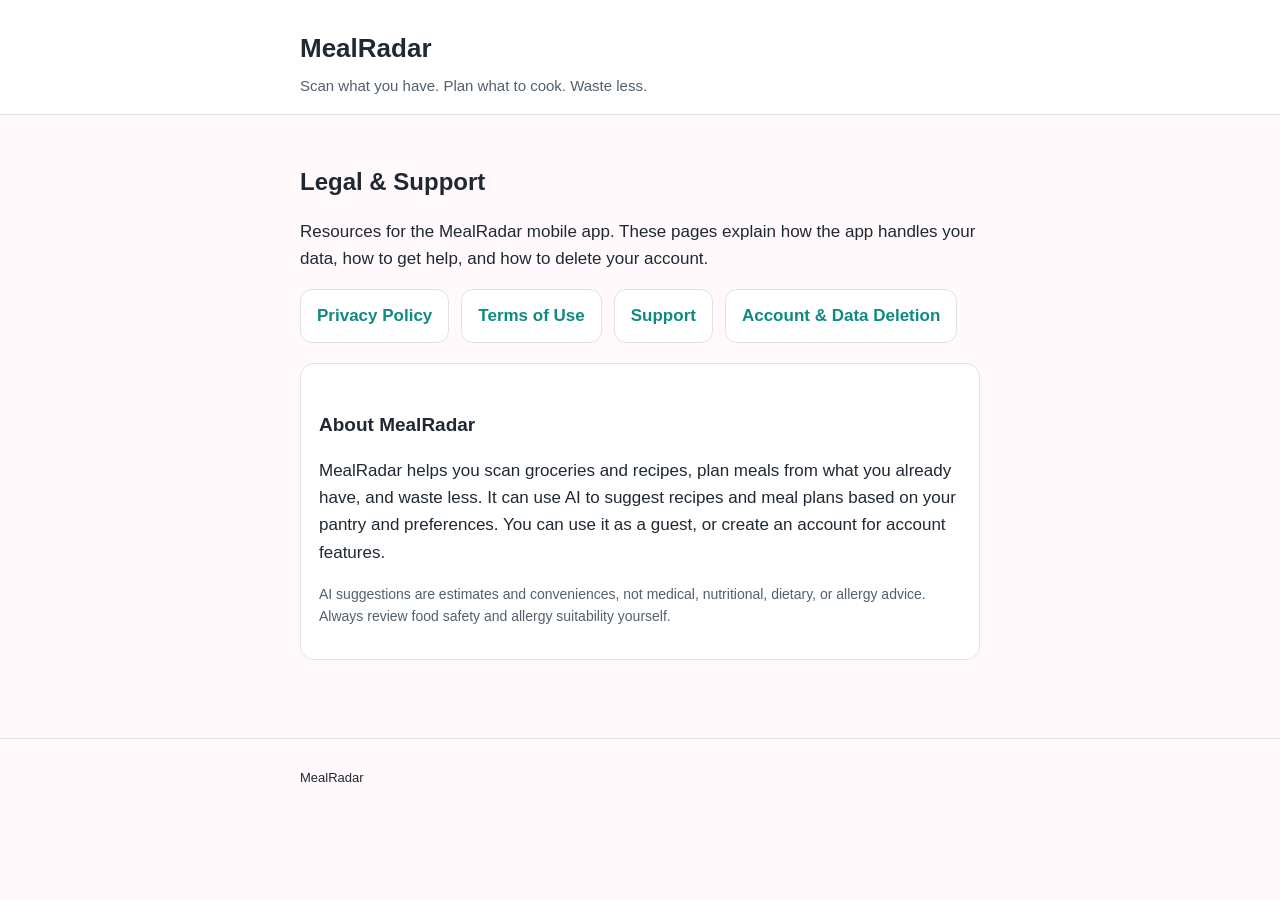
<file: index.html>
<!DOCTYPE html>
<html lang="en">
<head>
  <meta charset="utf-8" />
  <meta name="viewport" content="width=device-width, initial-scale=1" />
  <title>MealRadar — Legal &amp; Support</title>
  <meta name="description" content="Privacy, support, and account deletion resources for the MealRadar app." />
  <link rel="stylesheet" href="styles.css" />
</head>
<body>
  <header class="site">
    <div class="wrap">
      <p class="brand">MealRadar</p>
      <p class="tagline">Scan what you have. Plan what to cook. Waste less.</p>
    </div>
  </header>

  <main class="wrap">
    <h1>Legal &amp; Support</h1>
    <p>Resources for the MealRadar mobile app. These pages explain how the app
      handles your data, how to get help, and how to delete your account.</p>

    <ul class="nav-links">
      <li><a href="privacy.html">Privacy Policy</a></li>
      <li><a href="terms.html">Terms of Use</a></li>
      <li><a href="support.html">Support</a></li>
      <li><a href="delete-account.html">Account &amp; Data Deletion</a></li>
    </ul>

    <div class="card">
      <h2>About MealRadar</h2>
      <p>MealRadar helps you scan groceries and recipes, plan meals from what you
        already have, and waste less. It can use AI to suggest recipes and meal
        plans based on your pantry and preferences. You can use it as a guest, or
        create an account for account features.</p>
      <p class="small muted">AI suggestions are estimates and conveniences, not
        medical, nutritional, dietary, or allergy advice. Always review food
        safety and allergy suitability yourself.</p>
    </div>
  </main>

  <footer class="site">
    <div class="wrap">
      <p>MealRadar</p>
    </div>
  </footer>
</body>
</html>
</file>
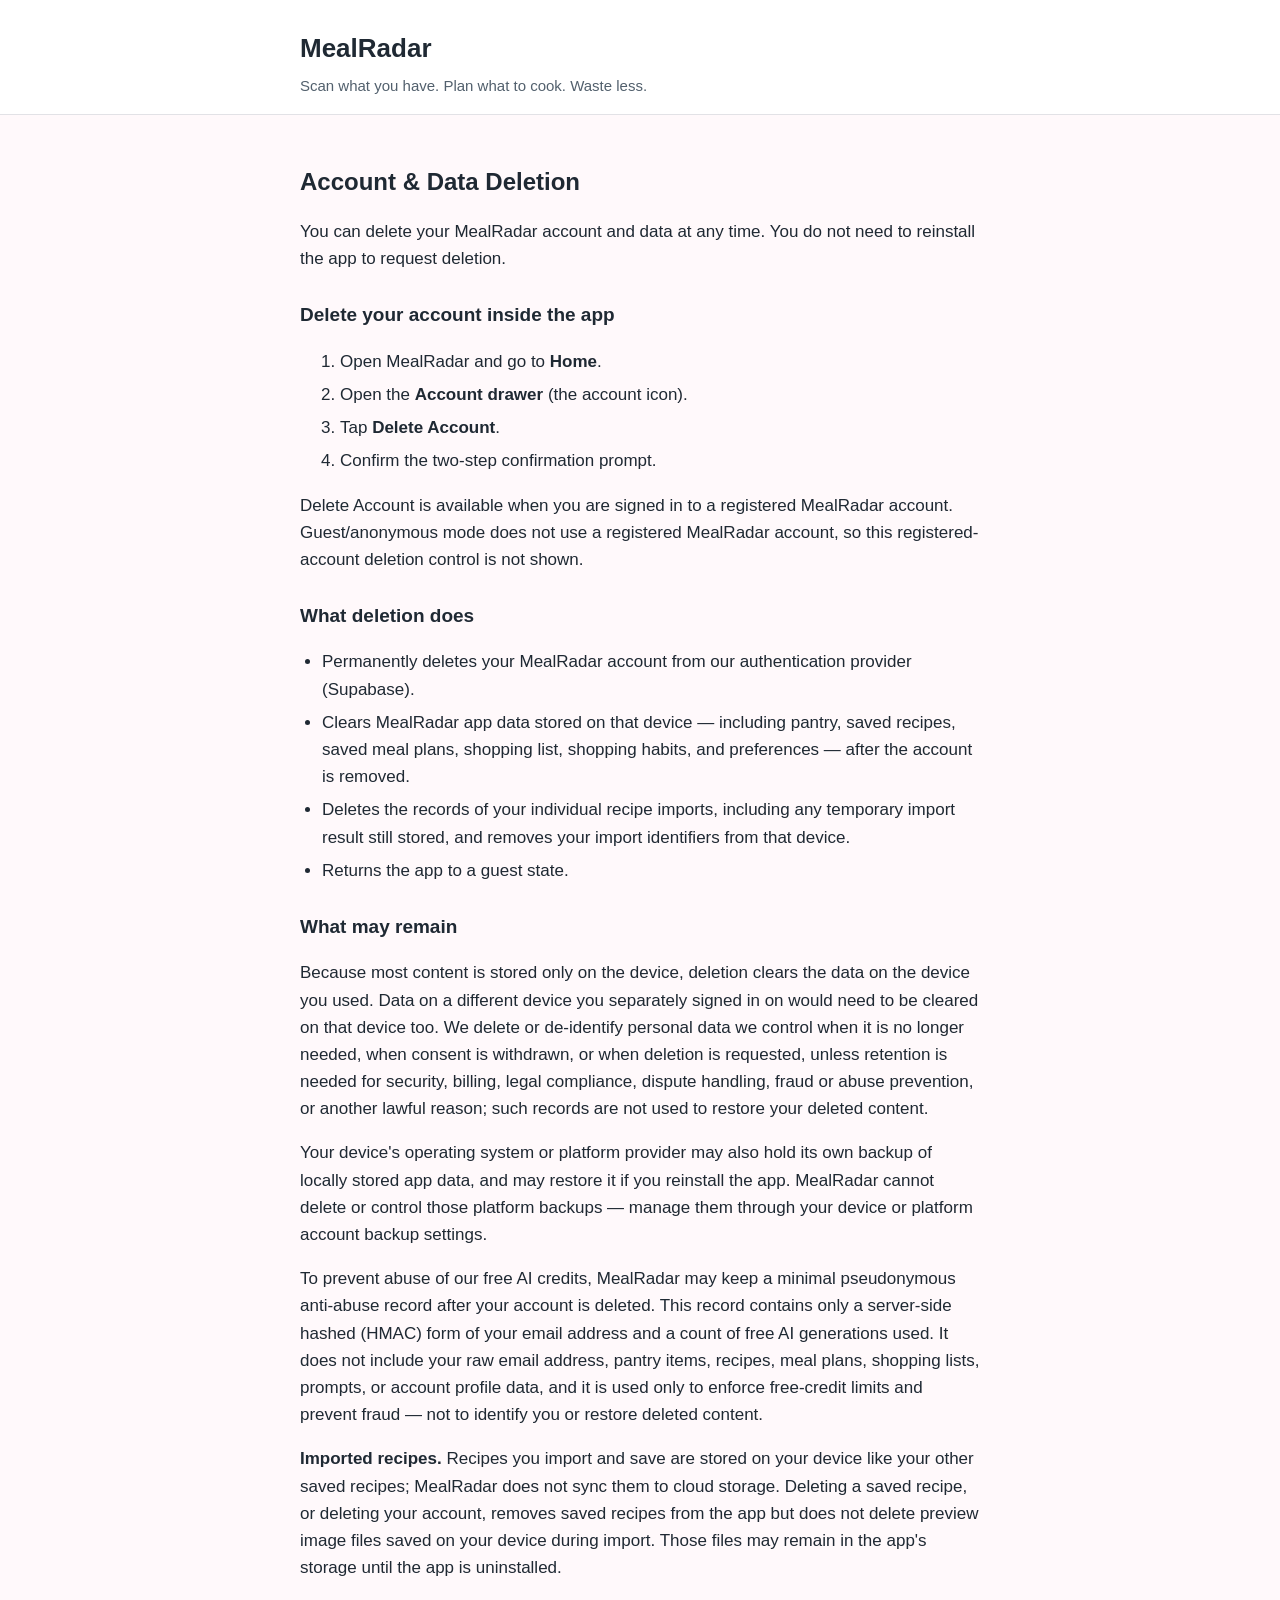
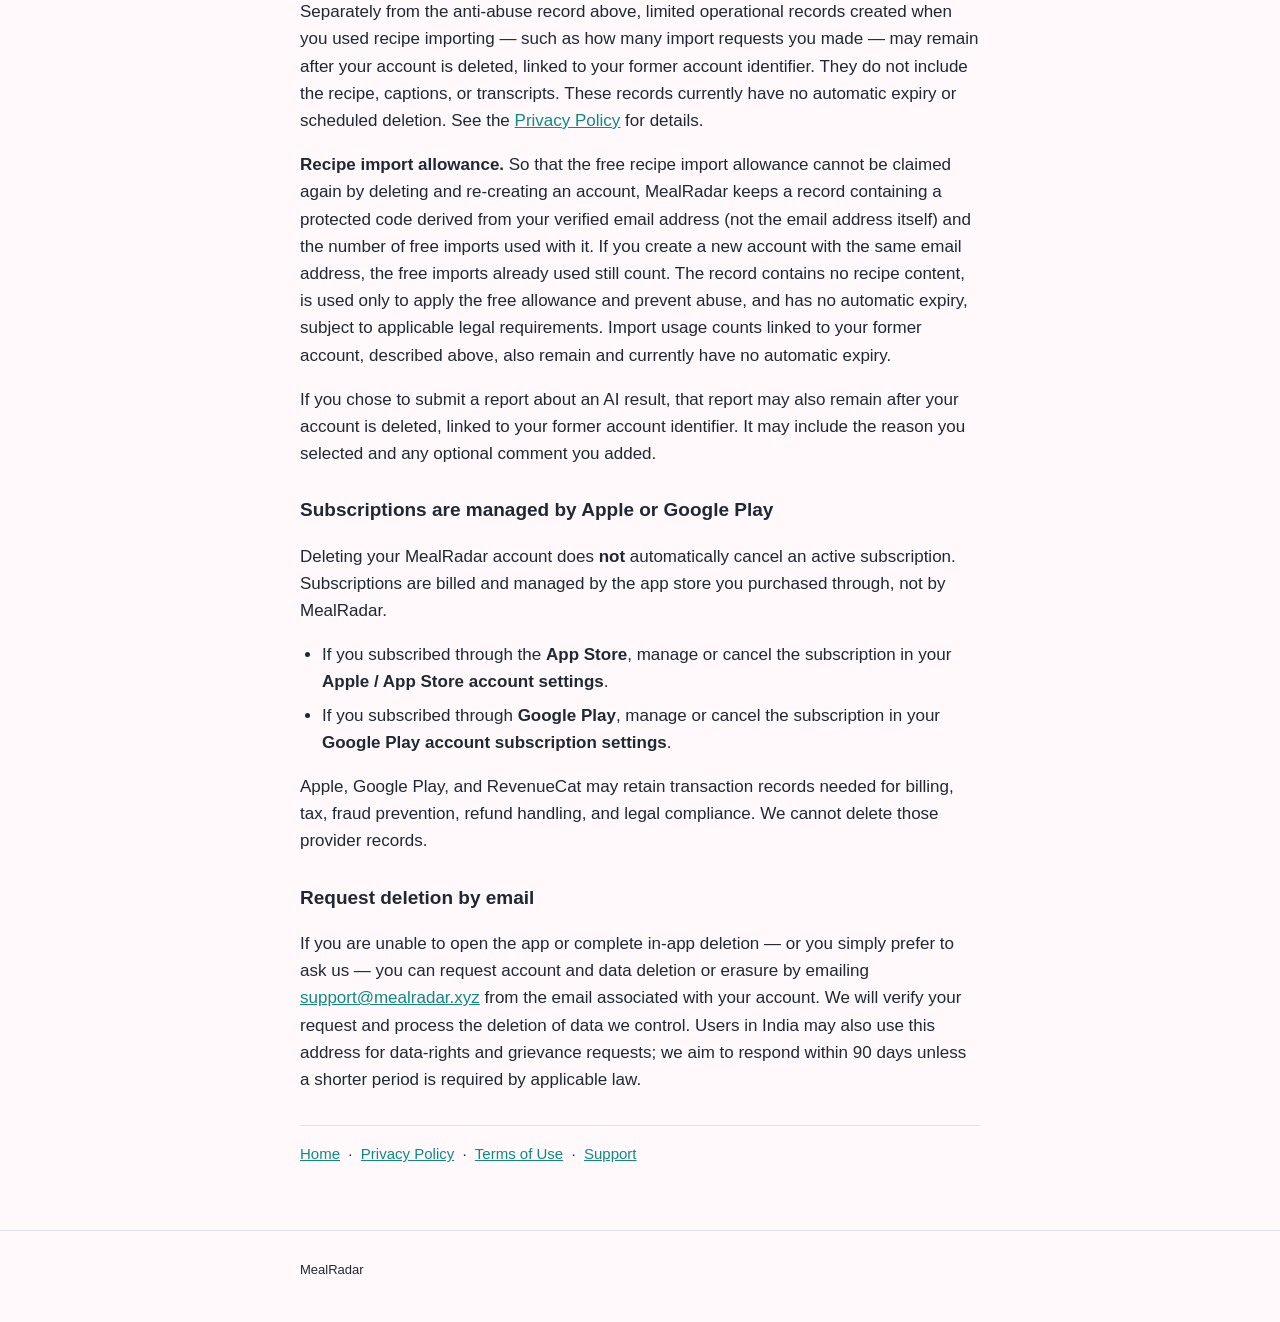
<file: delete-account.html>
<!DOCTYPE html>
<html lang="en">
<head>
  <meta charset="utf-8" />
  <meta name="viewport" content="width=device-width, initial-scale=1" />
  <title>MealRadar — Account &amp; Data Deletion</title>
  <meta name="description" content="How to delete your MealRadar account and data." />
  <link rel="stylesheet" href="styles.css" />
</head>
<body>
  <header class="site">
    <div class="wrap">
      <p class="brand">MealRadar</p>
      <p class="tagline">Scan what you have. Plan what to cook. Waste less.</p>
    </div>
  </header>

  <main class="wrap">
    <h1>Account &amp; Data Deletion</h1>
    <p>You can delete your MealRadar account and data at any time. You do not need
      to reinstall the app to request deletion.</p>

    <h2>Delete your account inside the app</h2>
    <ol>
      <li>Open MealRadar and go to <strong>Home</strong>.</li>
      <li>Open the <strong>Account drawer</strong> (the account icon).</li>
      <li>Tap <strong>Delete Account</strong>.</li>
      <li>Confirm the two-step confirmation prompt.</li>
    </ol>
    <p>Delete Account is available when you are signed in to a registered
      MealRadar account. Guest/anonymous mode does not use a registered MealRadar
      account, so this registered-account deletion control is not shown.</p>

    <h2>What deletion does</h2>
    <ul>
      <li>Permanently deletes your MealRadar account from our authentication
        provider (Supabase).</li>
      <li>Clears MealRadar app data stored on that device — including pantry,
        saved recipes, saved meal plans, shopping list, shopping habits, and
        preferences — after the account is removed.</li>
      <li>Deletes the records of your individual recipe imports, including any
        temporary import result still stored, and removes your import
        identifiers from that device.</li>
      <li>Returns the app to a guest state.</li>
    </ul>

    <h2>What may remain</h2>
    <p>Because most content is stored only on the device, deletion clears the data
      on the device you used. Data on a different device you separately signed in
      on would need to be cleared on that device too. We delete or de-identify
      personal data we control when it is no longer needed, when consent is
      withdrawn, or when deletion is requested, unless retention is needed for
      security, billing, legal compliance, dispute handling, fraud or abuse
      prevention, or another lawful reason; such records are not used to restore
      your deleted content.</p>
    <p>Your device's operating system or platform provider may also hold its own
      backup of locally stored app data, and may restore it if you reinstall the
      app. MealRadar cannot delete or control those platform backups — manage
      them through your device or platform account backup settings.</p>
    <p>To prevent abuse of our free AI credits, MealRadar may keep a minimal
      pseudonymous anti-abuse record after your account is deleted. This record
      contains only a server-side hashed (HMAC) form of your email address and a
      count of free AI generations used. It does not include your raw email
      address, pantry items, recipes, meal plans, shopping lists, prompts, or
      account profile data, and it is used only to enforce free-credit limits and
      prevent fraud — not to identify you or restore deleted content.</p>
    <p><strong>Imported recipes.</strong> Recipes you import and save are stored
      on your device like your other saved recipes; MealRadar does not sync them
      to cloud storage. Deleting a saved recipe, or deleting your account,
      removes saved recipes from the app but does not delete preview image files
      saved on your device during import. Those files may remain in the app's
      storage until the app is uninstalled.</p>
    <p>Separately from the anti-abuse record above, limited operational records
      created when you used recipe importing — such as how many import requests
      you made — may remain after your account is deleted, linked to your former
      account identifier. They do not include the recipe, captions, or
      transcripts. These records currently have no automatic expiry or scheduled
      deletion. See the <a href="privacy.html">Privacy Policy</a> for
      details.</p>
    <p><strong>Recipe import allowance.</strong> So that the free recipe import
      allowance cannot be claimed again by deleting and re-creating an account,
      MealRadar keeps a record containing a protected code derived from your
      verified email address (not the email address itself) and the number of
      free imports used with it. If you create a new account with the same
      email address, the free imports already used still count. The record
      contains no recipe content, is used only to apply the free allowance and
      prevent abuse, and has no automatic expiry, subject to applicable legal
      requirements. Import usage counts linked to your former account, described
      above, also remain and currently have no automatic expiry.</p>
    <p>If you chose to submit a report about an AI result, that report may also
      remain after your account is deleted, linked to your former account
      identifier. It may include the reason you selected and any optional
      comment you added.</p>

    <h2>Subscriptions are managed by Apple or Google Play</h2>
    <p>Deleting your MealRadar account does <strong>not</strong> automatically
      cancel an active subscription. Subscriptions are billed and managed by the
      app store you purchased through, not by MealRadar.</p>
    <ul>
      <li>If you subscribed through the <strong>App Store</strong>, manage or
        cancel the subscription in your <strong>Apple / App Store account
        settings</strong>.</li>
      <li>If you subscribed through <strong>Google Play</strong>, manage or
        cancel the subscription in your <strong>Google Play account
        subscription settings</strong>.</li>
    </ul>
    <p>Apple, Google Play, and RevenueCat may retain transaction records needed
      for billing, tax, fraud prevention, refund handling, and legal compliance.
      We cannot delete those provider records.</p>

    <h2>Request deletion by email</h2>
    <p>If you are unable to open the app or complete in-app deletion — or you
      simply prefer to ask us — you can request account and data deletion or
      erasure by emailing
      <a href="mailto:support@mealradar.xyz">support@mealradar.xyz</a> from the
      email associated with your account. We will verify your request and process
      the deletion of data we control. Users in India may also use this address
      for data-rights and grievance requests; we aim to respond within 90 days
      unless a shorter period is required by applicable law.</p>

    <div class="backlinks">
      <a href="index.html">Home</a> &nbsp;·&nbsp;
      <a href="privacy.html">Privacy Policy</a> &nbsp;·&nbsp;
      <a href="terms.html">Terms of Use</a> &nbsp;·&nbsp;
      <a href="support.html">Support</a>
    </div>
  </main>

  <footer class="site">
    <div class="wrap">
      <p>MealRadar</p>
    </div>
  </footer>
</body>
</html>
</file>
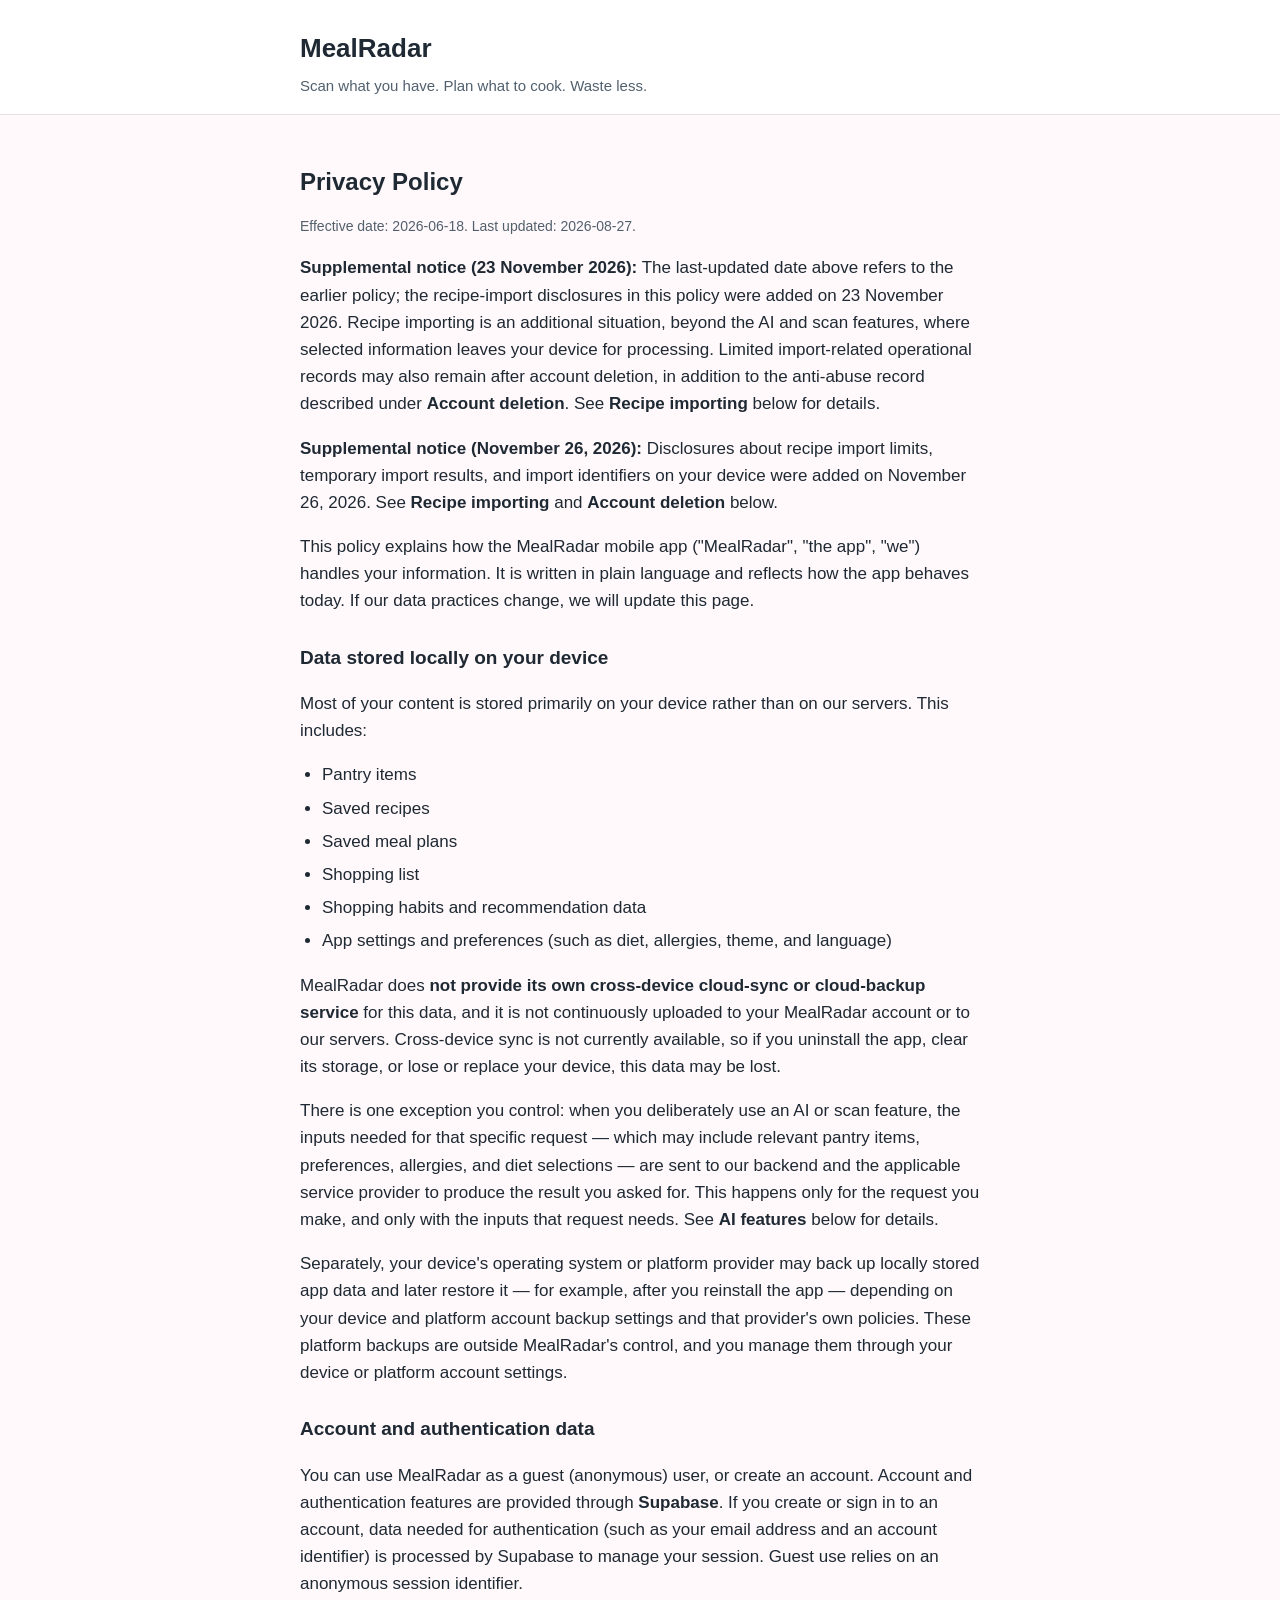
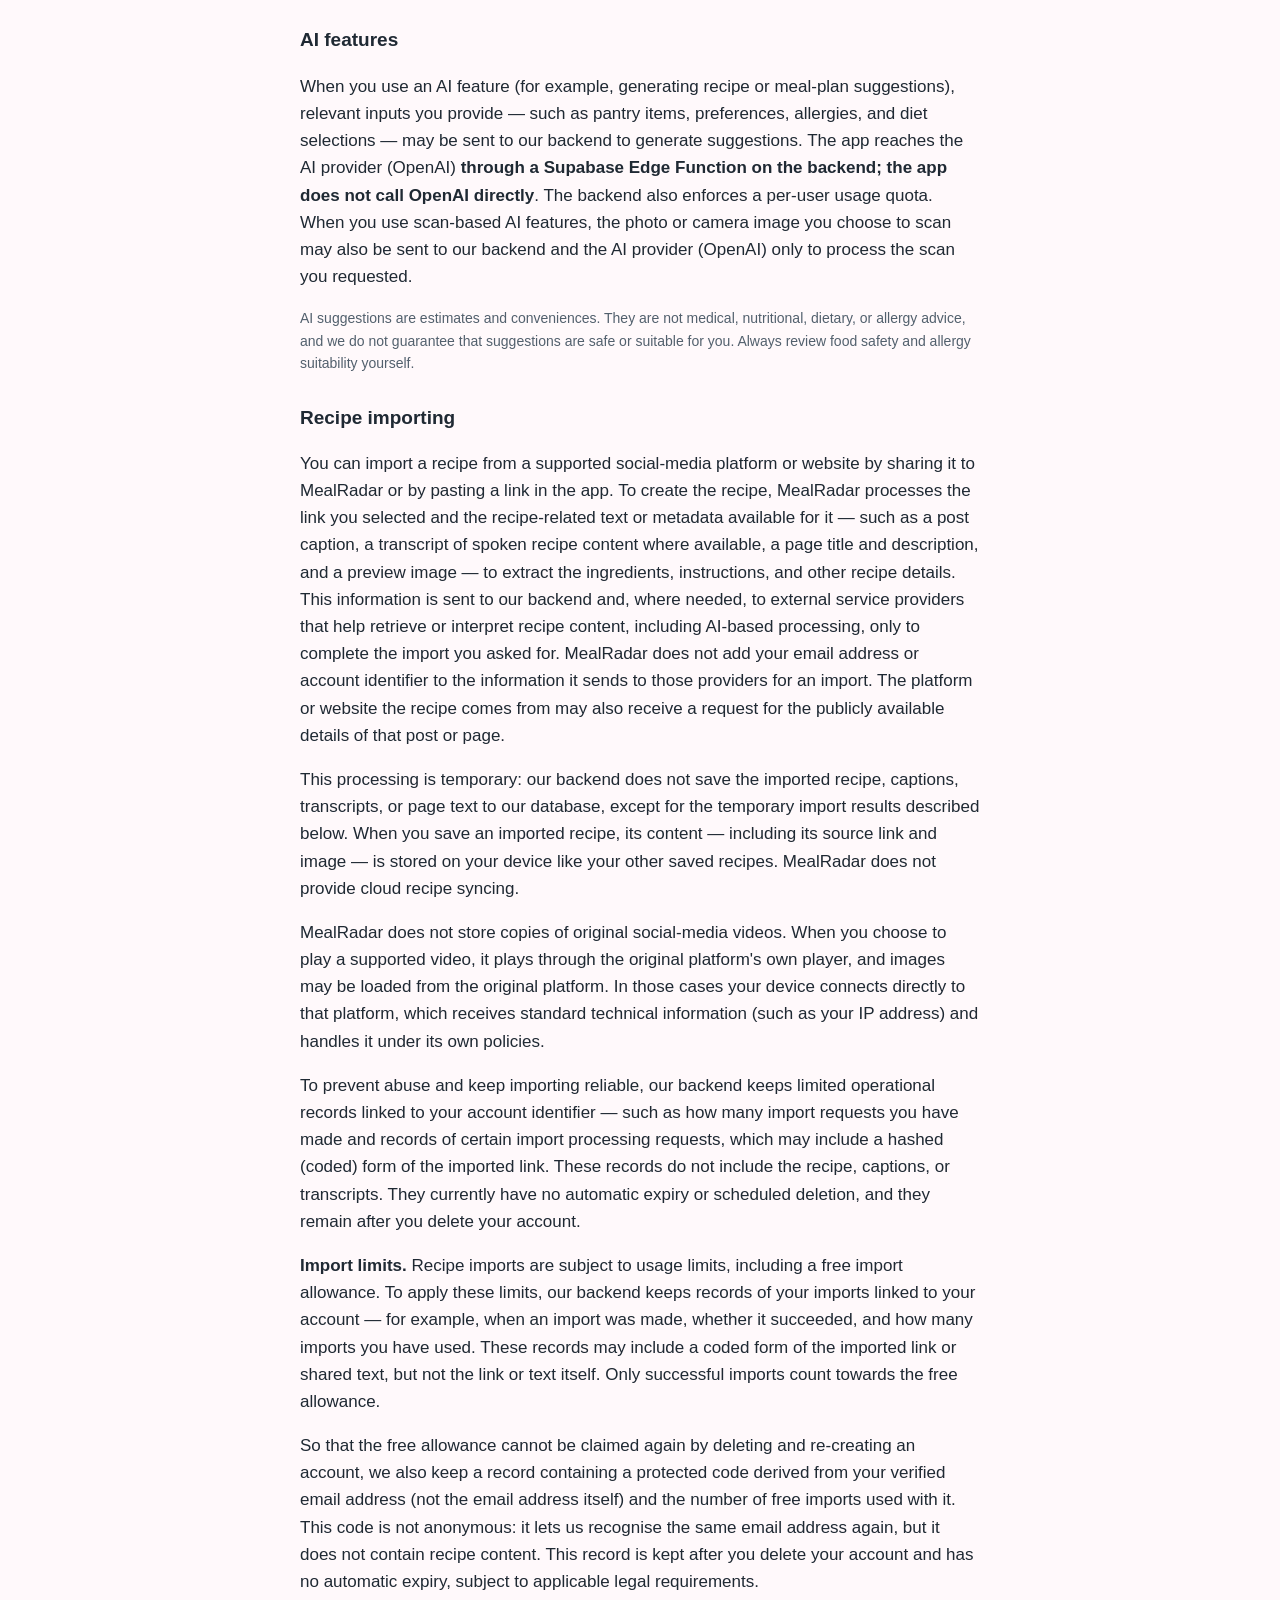
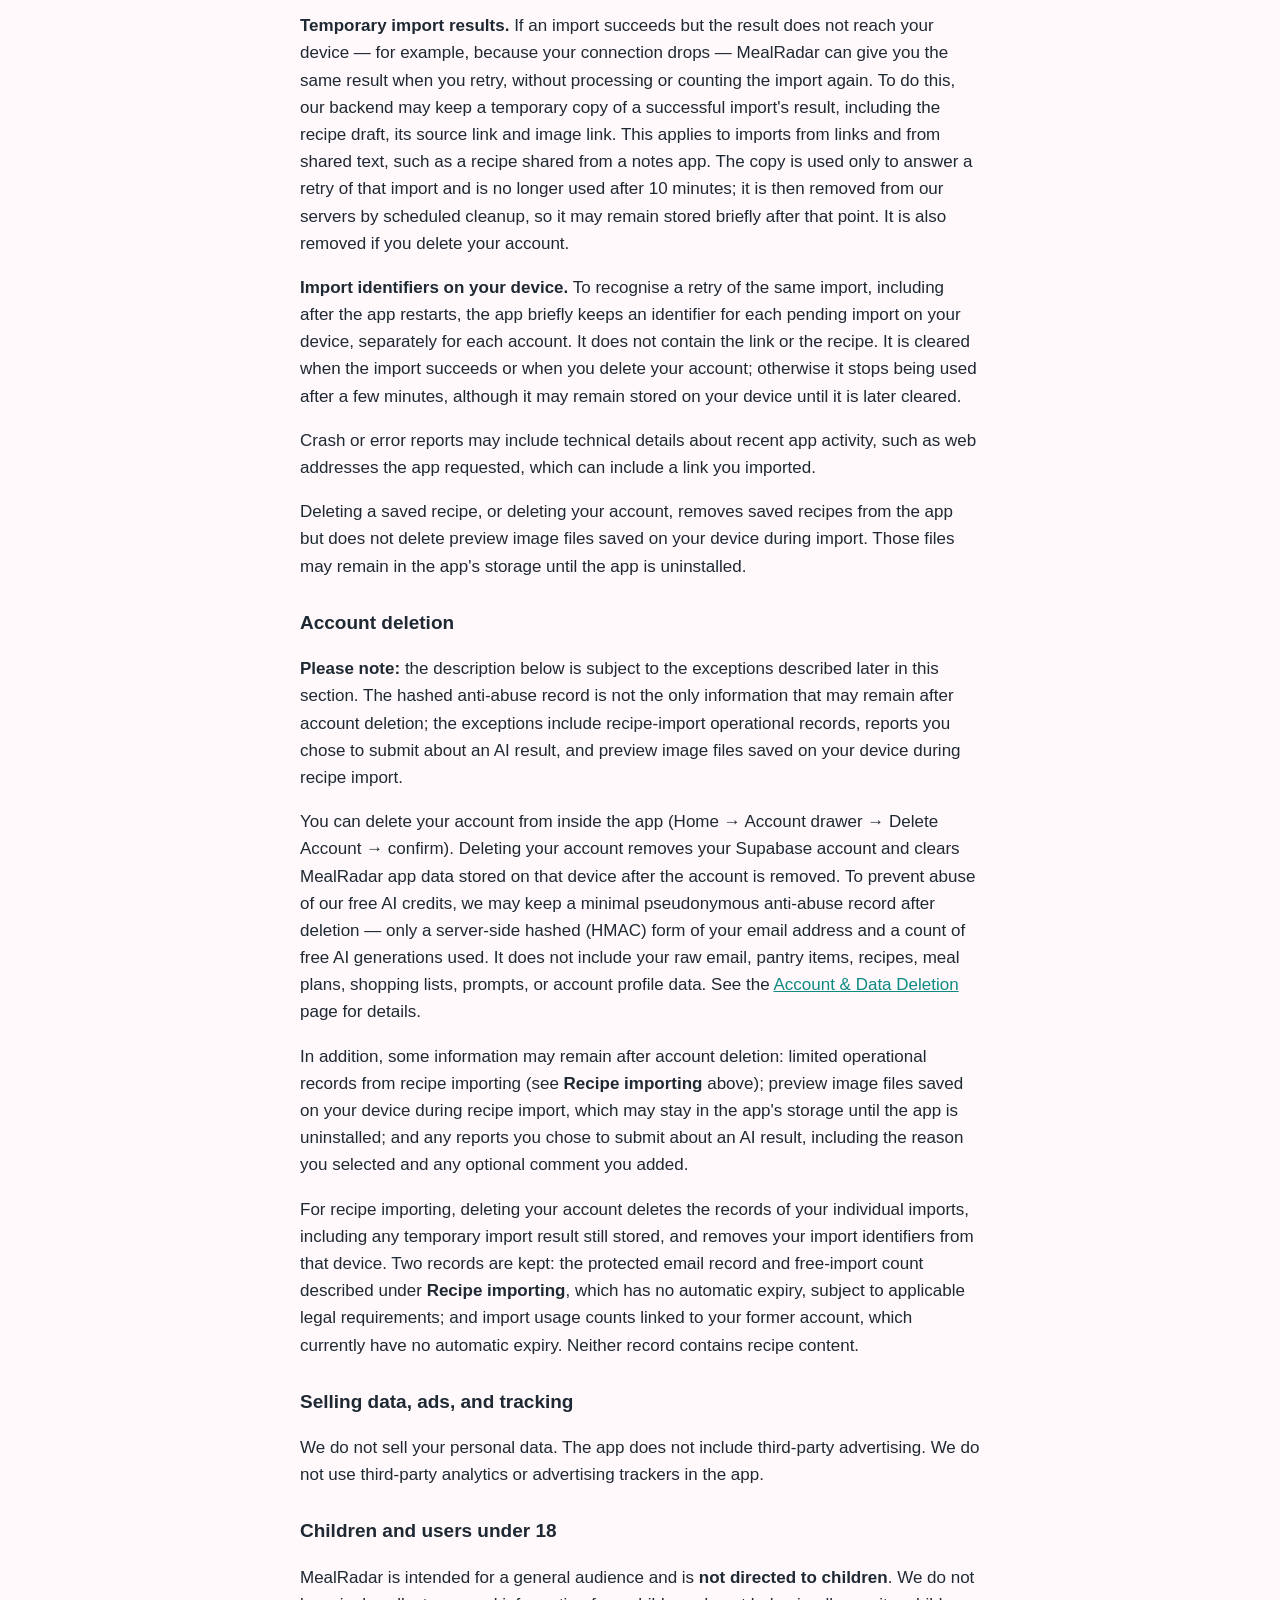
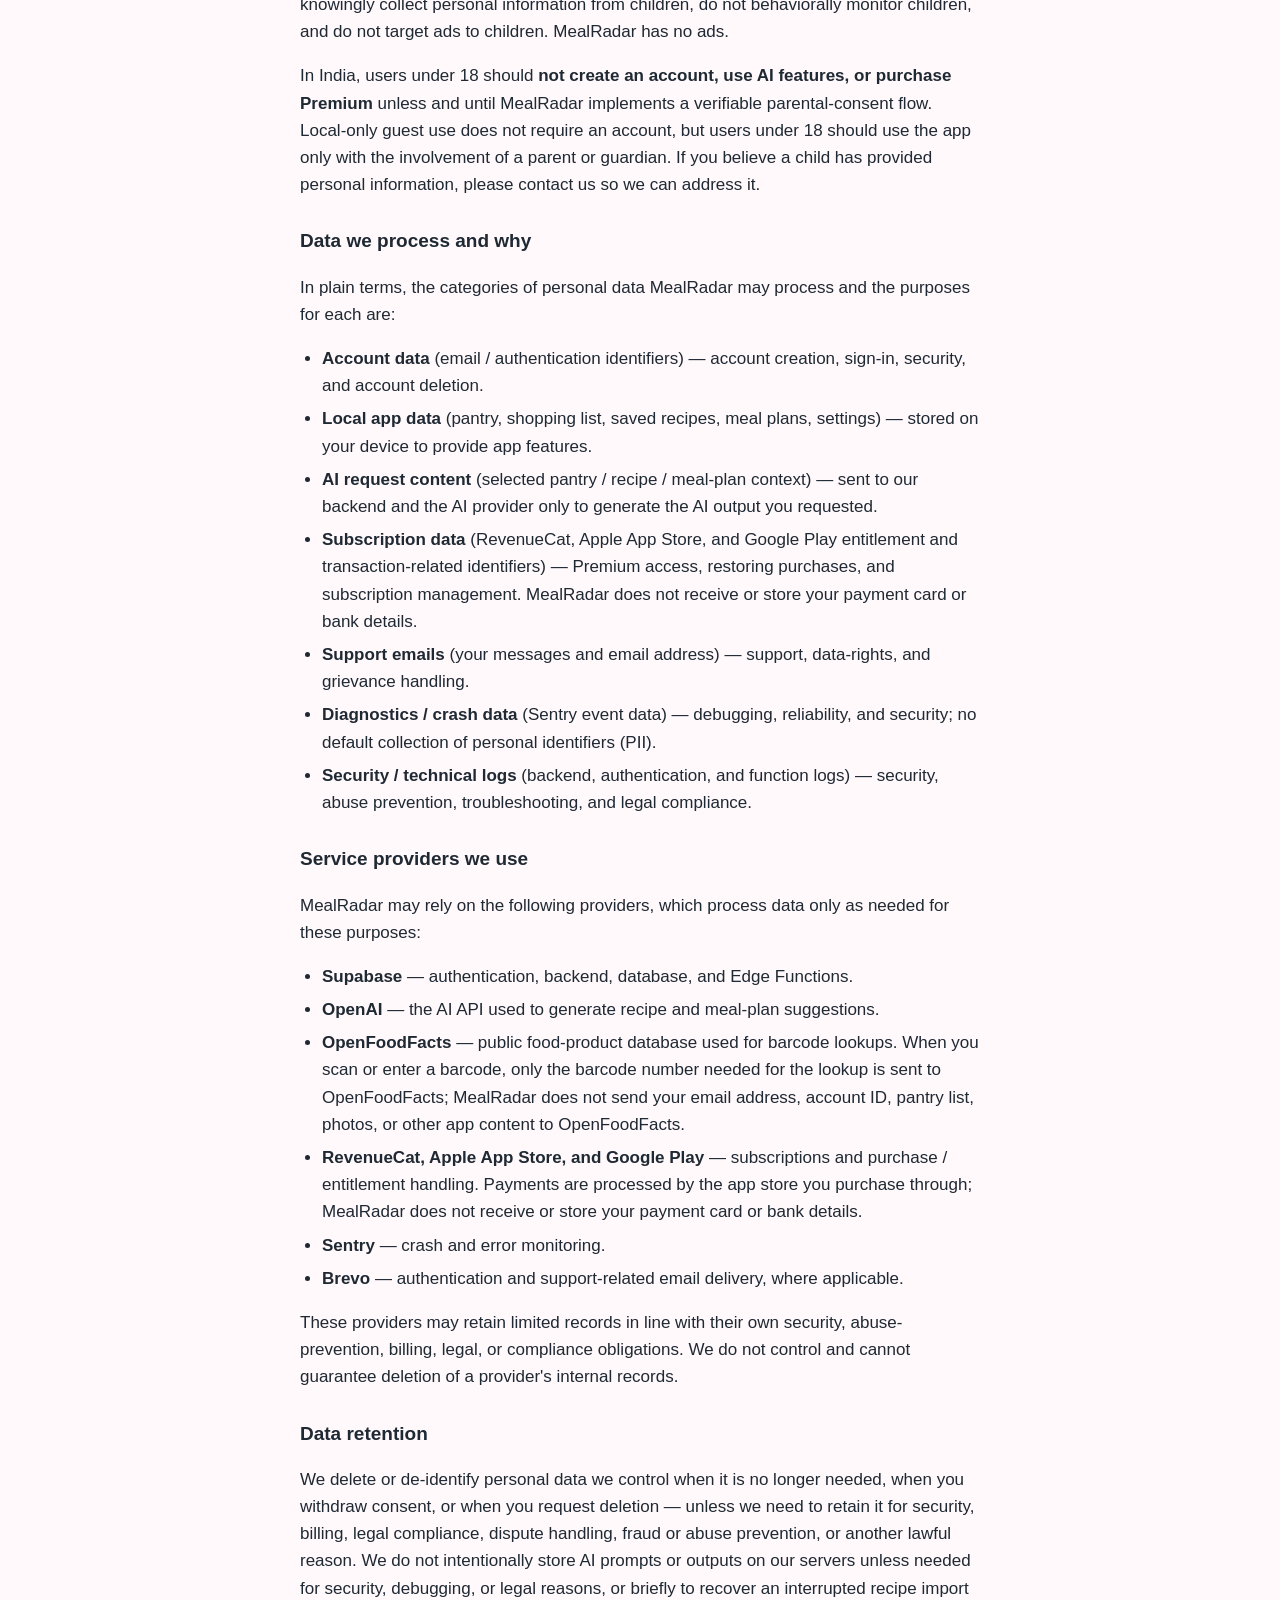
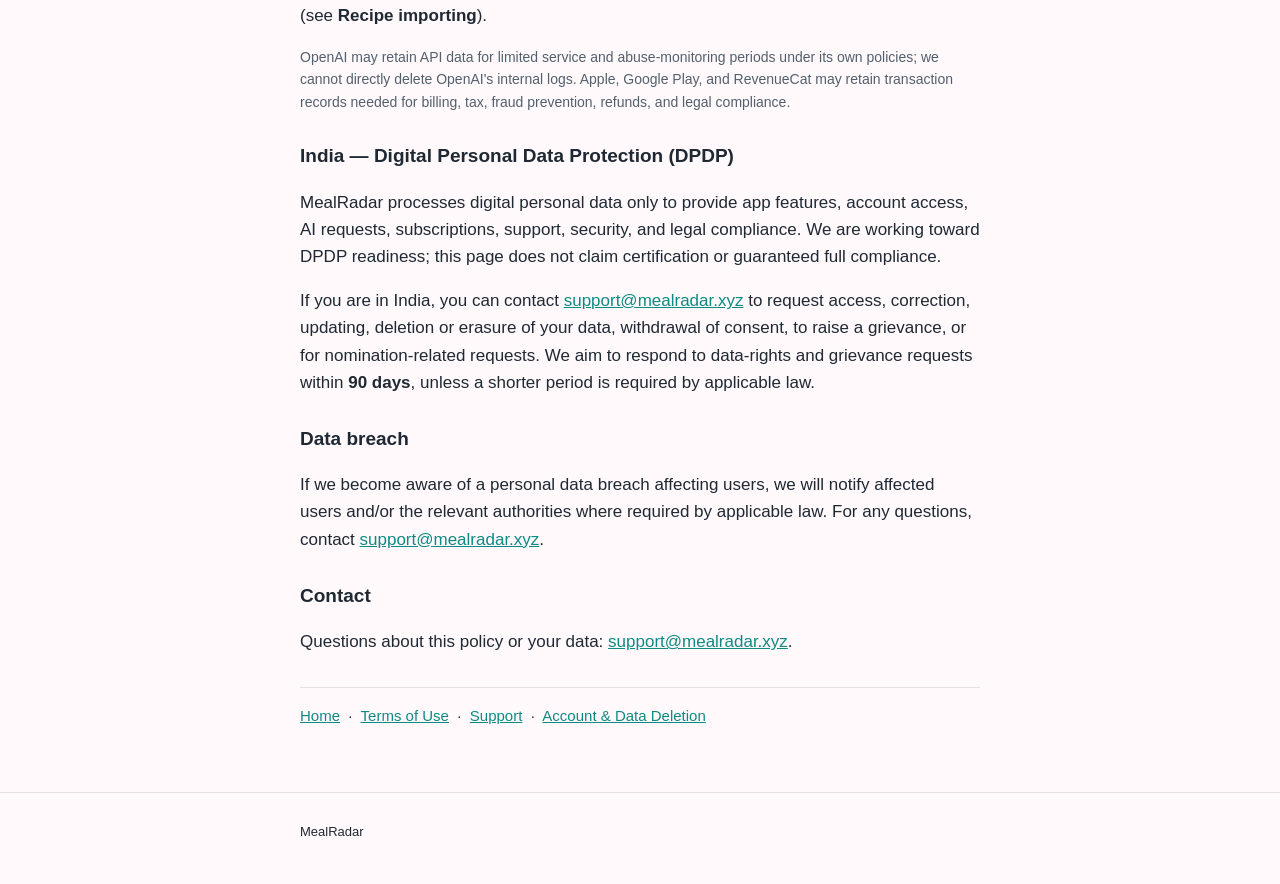
<file: privacy.html>
<!DOCTYPE html>
<html lang="en">
<head>
  <meta charset="utf-8" />
  <meta name="viewport" content="width=device-width, initial-scale=1" />
  <title>MealRadar — Privacy Policy</title>
  <meta name="description" content="MealRadar Privacy Policy." />
  <link rel="stylesheet" href="styles.css" />
</head>
<body>
  <header class="site">
    <div class="wrap">
      <p class="brand">MealRadar</p>
      <p class="tagline">Scan what you have. Plan what to cook. Waste less.</p>
    </div>
  </header>

  <main class="wrap">
    <h1>Privacy Policy</h1>
    <p class="muted small">Effective date: 2026-06-18. Last updated: 2026-08-27.</p>
    <p><strong>Supplemental notice (23 November 2026):</strong> The last-updated
      date above refers to the earlier policy; the recipe-import disclosures in
      this policy were added on 23 November 2026. Recipe importing is an
      additional situation, beyond the AI and scan features, where selected
      information leaves your device for processing. Limited import-related
      operational records may also remain after account deletion, in addition to
      the anti-abuse record described under <strong>Account deletion</strong>.
      See <strong>Recipe importing</strong> below for details.</p>
    <p><strong>Supplemental notice (November 26, 2026):</strong> Disclosures
      about recipe import limits, temporary import results, and import
      identifiers on your device were added on November 26, 2026. See
      <strong>Recipe importing</strong> and <strong>Account deletion</strong>
      below.</p>

    <p>This policy explains how the MealRadar mobile app ("MealRadar", "the app",
      "we") handles your information. It is written in plain language and reflects
      how the app behaves today. If our data practices change, we will update
      this page.</p>

    <h2>Data stored locally on your device</h2>
    <p>Most of your content is stored primarily on your device rather than on our
      servers. This includes:</p>
    <ul>
      <li>Pantry items</li>
      <li>Saved recipes</li>
      <li>Saved meal plans</li>
      <li>Shopping list</li>
      <li>Shopping habits and recommendation data</li>
      <li>App settings and preferences (such as diet, allergies, theme, and language)</li>
    </ul>
    <p>MealRadar does <strong>not provide its own cross-device cloud-sync or
      cloud-backup service</strong> for this data, and it is not continuously
      uploaded to your MealRadar account or to our servers. Cross-device sync is
      not currently available, so if you uninstall the app, clear its storage, or
      lose or replace your device, this data may be lost.</p>
    <p>There is one exception you control: when you deliberately use an AI or
      scan feature, the inputs needed for that specific request — which may
      include relevant pantry items, preferences, allergies, and diet selections
      — are sent to our backend and the applicable service provider to produce
      the result you asked for. This happens only for the request you make, and
      only with the inputs that request needs. See <strong>AI features</strong>
      below for details.</p>
    <p>Separately, your device's operating system or platform provider may back
      up locally stored app data and later restore it — for example, after you
      reinstall the app — depending on your device and platform account backup
      settings and that provider's own policies. These platform backups are
      outside MealRadar's control, and you manage them through your device or
      platform account settings.</p>

    <h2>Account and authentication data</h2>
    <p>You can use MealRadar as a guest (anonymous) user, or create an account.
      Account and authentication features are provided through
      <strong>Supabase</strong>. If you create or sign in to an account, data
      needed for authentication (such as your email address and an account
      identifier) is processed by Supabase to manage your session. Guest use
      relies on an anonymous session identifier.</p>

    <h2>AI features</h2>
    <p>When you use an AI feature (for example, generating recipe or meal-plan
      suggestions), relevant inputs you provide — such as pantry items,
      preferences, allergies, and diet selections — may be sent to our backend to
      generate suggestions. The app reaches the AI provider (OpenAI)
      <strong>through a Supabase Edge Function on the backend; the app does not
      call OpenAI directly</strong>. The backend also enforces a per-user usage
      quota. When you use scan-based AI features, the photo or camera image you
      choose to scan may also be sent to our backend and the AI provider (OpenAI)
      only to process the scan you requested.</p>
    <p class="small muted">AI suggestions are estimates and conveniences. They are
      not medical, nutritional, dietary, or allergy advice, and we do not
      guarantee that suggestions are safe or suitable for you. Always review food
      safety and allergy suitability yourself.</p>

    <h2>Recipe importing</h2>
    <p>You can import a recipe from a supported social-media platform or website
      by sharing it to MealRadar or by pasting a link in the app. To create the
      recipe, MealRadar processes the link you selected and the recipe-related
      text or metadata available for it — such as a post caption, a transcript
      of spoken recipe content where available, a page title and description,
      and a preview image — to extract the ingredients, instructions, and other
      recipe details. This information is sent to our backend and, where needed,
      to external service providers that help retrieve or interpret recipe
      content, including AI-based processing, only to complete the import you
      asked for. MealRadar does not add your email address or account identifier
      to the information it sends to those providers for an import. The platform
      or website the recipe comes from may also receive a request for the
      publicly available details of that post or page.</p>
    <p>This processing is temporary: our backend does not save the imported
      recipe, captions, transcripts, or page text to our database, except for
      the temporary import results described below. When you save
      an imported recipe, its content — including its source link and image — is
      stored on your device like your other saved recipes. MealRadar does not
      provide cloud recipe syncing.</p>
    <p>MealRadar does not store copies of original social-media videos. When you
      choose to play a supported video, it plays through the original
      platform's own player, and images may be loaded from the original
      platform. In those cases your device connects directly to that platform,
      which receives standard technical information (such as your IP address)
      and handles it under its own policies.</p>
    <p>To prevent abuse and keep importing reliable, our backend keeps limited
      operational records linked to your account identifier — such as how many
      import requests you have made and records of certain import processing requests,
      which may include a hashed (coded) form of the imported link. These
      records do not include the recipe, captions, or transcripts. They currently
      have no automatic expiry or scheduled deletion, and they remain after you
      delete your account.</p>
    <p><strong>Import limits.</strong> Recipe imports are subject to usage
      limits, including a free import allowance. To apply these limits, our
      backend keeps records of your imports linked to your account — for
      example, when an import was made, whether it succeeded, and how many
      imports you have used. These records may include a coded form of the
      imported link or shared text, but not the link or text itself. Only
      successful imports count towards the free allowance.</p>
    <p>So that the free allowance cannot be claimed again by deleting and
      re-creating an account, we also keep a record containing a protected code
      derived from your verified email address (not the email address itself)
      and the number of free imports used with it. This code is not anonymous:
      it lets us recognise the same email address again, but it does not
      contain recipe content. This record is kept after you delete your account
      and has no automatic expiry, subject to applicable legal
      requirements.</p>
    <p><strong>Temporary import results.</strong> If an import succeeds but the
      result does not reach your device — for example, because your connection
      drops — MealRadar can give you the same result when you retry, without
      processing or counting the import again. To do this, our backend may keep
      a temporary copy of a successful import's result, including the recipe
      draft, its source link and image link. This applies to imports from links
      and from shared text, such as a recipe shared from a notes app. The copy
      is used only to answer a retry of that import and is no longer used after
      10 minutes; it is then removed from our servers by scheduled cleanup, so
      it may remain stored briefly after that point. It is also removed if you
      delete your account.</p>
    <p><strong>Import identifiers on your device.</strong> To recognise a retry
      of the same import, including after the app restarts, the app briefly
      keeps an identifier for each pending import on your device, separately
      for each account. It does not contain the link or the recipe. It is
      cleared when the import succeeds or when you delete your account;
      otherwise it stops being used after a few minutes, although it may remain
      stored on your device until it is later cleared.</p>
    <p>Crash or error reports may include technical details about recent app
      activity, such as web addresses the app requested, which can include a
      link you imported.</p>
    <p>Deleting a saved recipe, or deleting your account, removes saved recipes
      from the app but does not delete preview image files saved on your device
      during import. Those files may remain in the app's storage until the app
      is uninstalled.</p>

    <h2>Account deletion</h2>
    <p><strong>Please note:</strong> the description below is subject to the
      exceptions described later in this section. The hashed anti-abuse
      record is not the only information that may remain after account deletion;
      the exceptions include recipe-import operational records, reports you
      chose to submit about an AI result, and preview image files saved on your
      device during recipe import.</p>
    <p>You can delete your account from inside the app (Home → Account drawer →
      Delete Account → confirm). Deleting your account removes your Supabase
      account and clears MealRadar app data stored on that device after the
      account is removed. To prevent abuse of our free AI credits, we may keep a
      minimal pseudonymous anti-abuse record after deletion — only a server-side
      hashed (HMAC) form of your email address and a count of free AI generations
      used. It does not include your raw email, pantry items, recipes, meal plans,
      shopping lists, prompts, or account profile data. See the
      <a href="delete-account.html">Account &amp; Data Deletion</a> page for
      details.</p>
    <p>In addition, some information may remain after account deletion: limited
      operational records from recipe importing (see <strong>Recipe
      importing</strong> above); preview image files saved on your device during
      recipe import, which may stay in the app's storage until the app is
      uninstalled; and any reports you chose to submit about an AI result,
      including the reason you selected and any optional comment you added.</p>
    <p>For recipe importing, deleting your account deletes the records of your
      individual imports, including any temporary import result still stored,
      and removes your import identifiers from that device. Two records are
      kept: the protected email record and free-import count described under
      <strong>Recipe importing</strong>, which has no automatic expiry, subject
      to applicable legal requirements; and import usage counts linked to your
      former account, which currently have no automatic expiry. Neither record
      contains recipe content.</p>

    <h2>Selling data, ads, and tracking</h2>
    <p>We do not sell your personal data. The app does not include third-party
      advertising. We do not use third-party analytics or advertising trackers in
      the app.</p>

    <h2>Children and users under 18</h2>
    <p>MealRadar is intended for a general audience and is <strong>not directed to
      children</strong>. We do not knowingly collect personal information from
      children, do not behaviorally monitor children, and do not target ads to
      children. MealRadar has no ads.</p>
    <p>In India, users under 18 should <strong>not create an account, use AI
      features, or purchase Premium</strong> unless and until MealRadar
      implements a verifiable parental-consent flow. Local-only guest use does not
      require an account, but users under 18 should use the app only with the
      involvement of a parent or guardian. If you believe a child has provided
      personal information, please contact us so we can address it.</p>

    <h2>Data we process and why</h2>
    <p>In plain terms, the categories of personal data MealRadar may process and
      the purposes for each are:</p>
    <ul>
      <li><strong>Account data</strong> (email / authentication identifiers) —
        account creation, sign-in, security, and account deletion.</li>
      <li><strong>Local app data</strong> (pantry, shopping list, saved recipes,
        meal plans, settings) — stored on your device to provide app features.</li>
      <li><strong>AI request content</strong> (selected pantry / recipe /
        meal-plan context) — sent to our backend and the AI provider only to
        generate the AI output you requested.</li>
      <li><strong>Subscription data</strong> (RevenueCat, Apple App Store, and
        Google Play entitlement and transaction-related identifiers) — Premium
        access, restoring purchases, and subscription management. MealRadar does
        not receive or store your payment card or bank details.</li>
      <li><strong>Support emails</strong> (your messages and email address) —
        support, data-rights, and grievance handling.</li>
      <li><strong>Diagnostics / crash data</strong> (Sentry event data) —
        debugging, reliability, and security; no default collection of personal
        identifiers (PII).</li>
      <li><strong>Security / technical logs</strong> (backend, authentication,
        and function logs) — security, abuse prevention, troubleshooting, and
        legal compliance.</li>
    </ul>

    <h2>Service providers we use</h2>
    <p>MealRadar may rely on the following providers, which process data only as
      needed for these purposes:</p>
    <ul>
      <li><strong>Supabase</strong> — authentication, backend, database, and Edge
        Functions.</li>
      <li><strong>OpenAI</strong> — the AI API used to generate recipe and
        meal-plan suggestions.</li>
      <li><strong>OpenFoodFacts</strong> — public food-product database used for
        barcode lookups. When you scan or enter a barcode, only the barcode
        number needed for the lookup is sent to OpenFoodFacts; MealRadar does
        not send your email address, account ID, pantry list, photos, or other
        app content to OpenFoodFacts.</li>
      <li><strong>RevenueCat, Apple App Store, and Google Play</strong> —
        subscriptions and purchase / entitlement handling. Payments are processed
        by the app store you purchase through; MealRadar does not receive or
        store your payment card or bank details.</li>
      <li><strong>Sentry</strong> — crash and error monitoring.</li>
      <li><strong>Brevo</strong> — authentication and support-related email
        delivery, where applicable.</li>
    </ul>
    <p>These providers may retain limited records in line with their own
      security, abuse-prevention, billing, legal, or compliance obligations. We do
      not control and cannot guarantee deletion of a provider's internal records.</p>

    <h2>Data retention</h2>
    <p>We delete or de-identify personal data we control when it is no longer
      needed, when you withdraw consent, or when you request deletion — unless we
      need to retain it for security, billing, legal compliance, dispute handling,
      fraud or abuse prevention, or another lawful reason. We do not intentionally
      store AI prompts or outputs on our servers unless needed for security,
      debugging, or legal reasons, or briefly to recover an interrupted recipe
      import (see <strong>Recipe importing</strong>).</p>
    <p class="small muted">OpenAI may retain API data for limited service and
      abuse-monitoring periods under its own policies; we cannot directly delete
      OpenAI's internal logs. Apple, Google Play, and RevenueCat may retain
      transaction records needed for billing, tax, fraud prevention, refunds, and
      legal compliance.</p>

    <h2>India — Digital Personal Data Protection (DPDP)</h2>
    <p>MealRadar processes digital personal data only to provide app features,
      account access, AI requests, subscriptions, support, security, and legal
      compliance. We are working toward DPDP readiness; this page does not claim
      certification or guaranteed full compliance.</p>
    <p>If you are in India, you can contact
      <a href="mailto:support@mealradar.xyz">support@mealradar.xyz</a> to request
      access, correction, updating, deletion or erasure of your data, withdrawal
      of consent, to raise a grievance, or for nomination-related requests. We aim
      to respond to data-rights and grievance requests within <strong>90
      days</strong>, unless a shorter period is required by applicable law.</p>

    <h2>Data breach</h2>
    <p>If we become aware of a personal data breach affecting users, we will
      notify affected users and/or the relevant authorities where required by
      applicable law. For any questions, contact
      <a href="mailto:support@mealradar.xyz">support@mealradar.xyz</a>.</p>

    <h2>Contact</h2>
    <p>Questions about this policy or your data:
      <a href="mailto:support@mealradar.xyz">support@mealradar.xyz</a>.
    </p>

    <div class="backlinks">
      <a href="index.html">Home</a> &nbsp;·&nbsp;
      <a href="terms.html">Terms of Use</a> &nbsp;·&nbsp;
      <a href="support.html">Support</a> &nbsp;·&nbsp;
      <a href="delete-account.html">Account &amp; Data Deletion</a>
    </div>
  </main>

  <footer class="site">
    <div class="wrap">
      <p>MealRadar</p>
    </div>
  </footer>
</body>
</html>
</file>
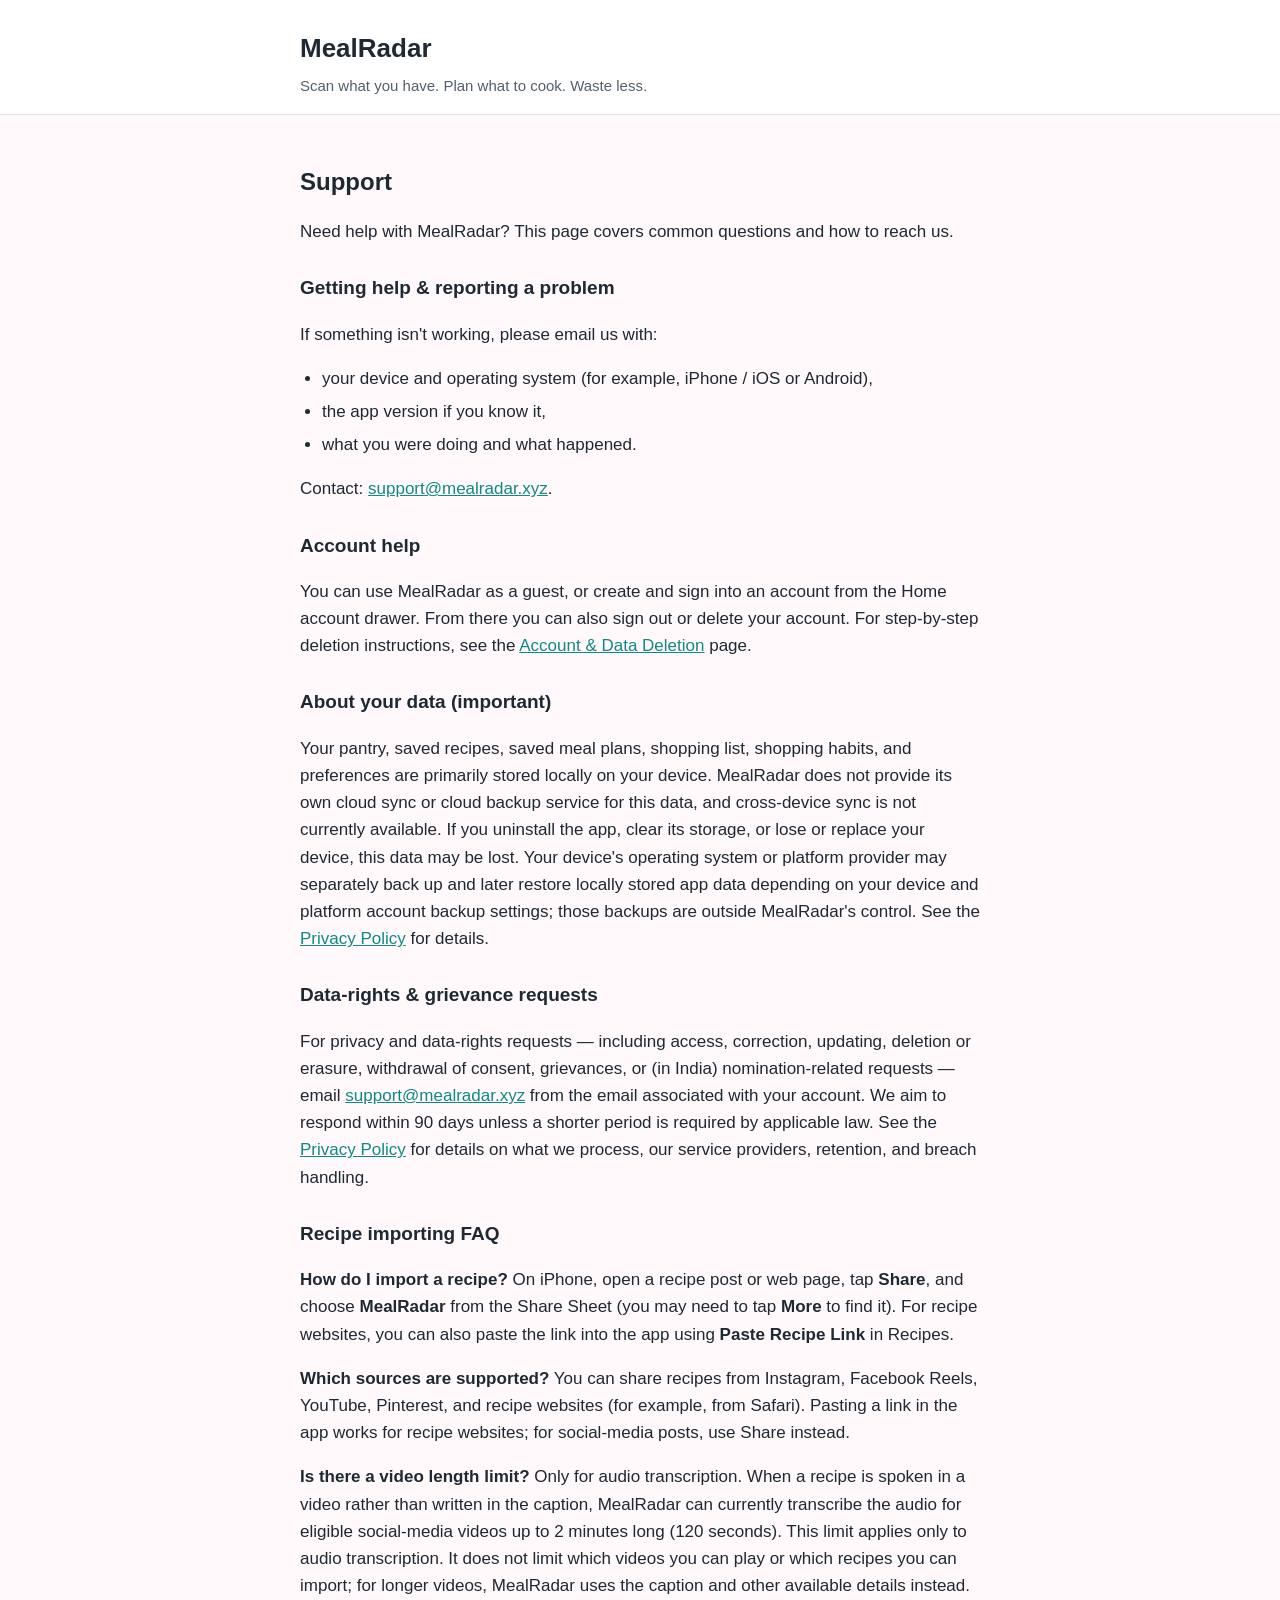
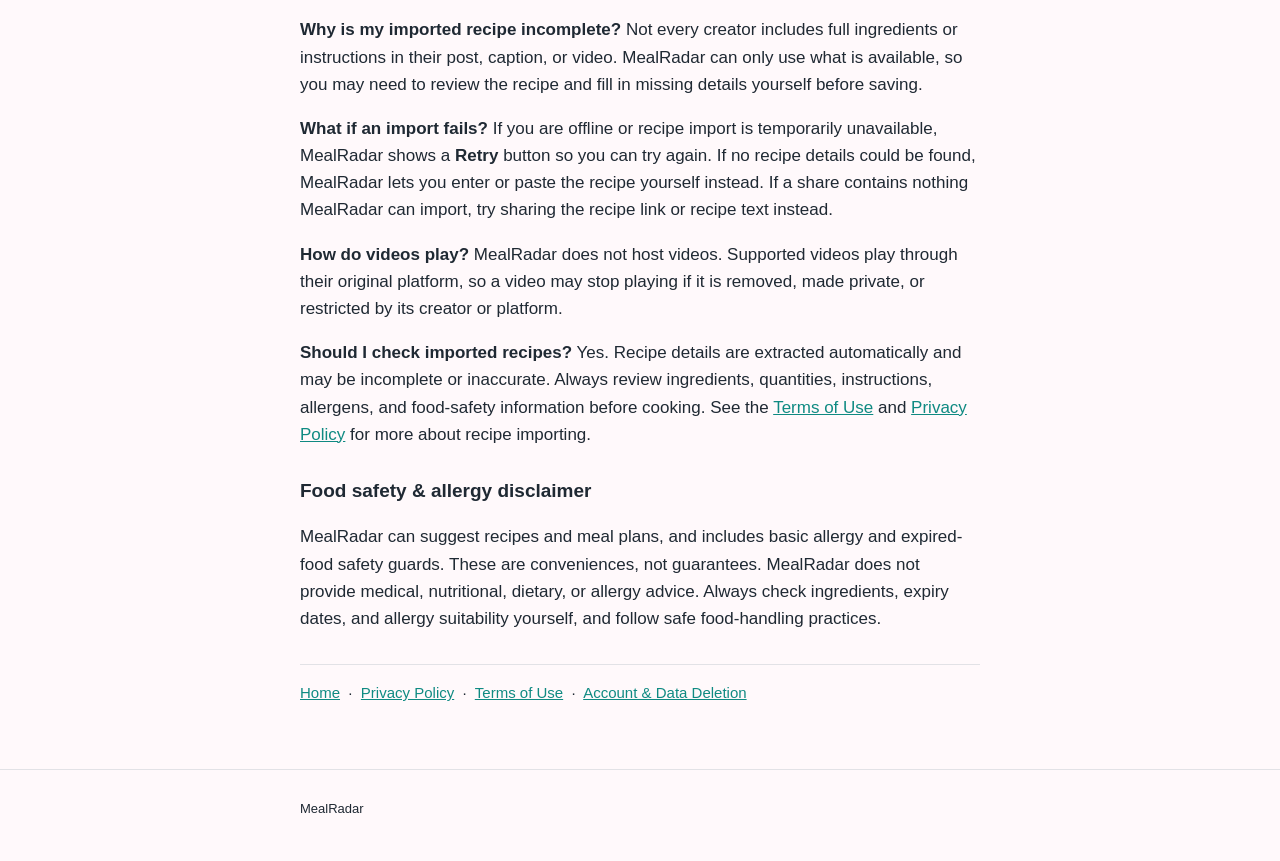
<file: support.html>
<!DOCTYPE html>
<html lang="en">
<head>
  <meta charset="utf-8" />
  <meta name="viewport" content="width=device-width, initial-scale=1" />
  <title>MealRadar — Support</title>
  <meta name="description" content="MealRadar support and help resources." />
  <link rel="stylesheet" href="styles.css" />
</head>
<body>
  <header class="site">
    <div class="wrap">
      <p class="brand">MealRadar</p>
      <p class="tagline">Scan what you have. Plan what to cook. Waste less.</p>
    </div>
  </header>

  <main class="wrap">
    <h1>Support</h1>
    <p>Need help with MealRadar? This page covers common questions and how to
      reach us.</p>

    <h2>Getting help &amp; reporting a problem</h2>
    <p>If something isn't working, please email us with:</p>
    <ul>
      <li>your device and operating system (for example, iPhone / iOS or Android),</li>
      <li>the app version if you know it,</li>
      <li>what you were doing and what happened.</li>
    </ul>
    <p>Contact: <a href="mailto:support@mealradar.xyz">support@mealradar.xyz</a>.</p>

    <h2>Account help</h2>
    <p>You can use MealRadar as a guest, or create and sign into an account from
      the Home account drawer. From there you can also sign out or delete your
      account. For step-by-step deletion instructions, see the
      <a href="delete-account.html">Account &amp; Data Deletion</a> page.</p>

    <h2>About your data (important)</h2>
    <p>Your pantry, saved recipes, saved meal plans, shopping list, shopping
      habits, and preferences are primarily stored locally on your device. MealRadar
      does not provide its own cloud sync or cloud backup service for this data,
      and cross-device sync is not currently available. If you uninstall the app,
      clear its storage, or lose or replace your device, this data may be lost.
      Your device's operating system or platform provider may separately back up
      and later restore locally stored app data depending on your device and
      platform account backup settings; those backups are outside MealRadar's
      control. See the <a href="privacy.html">Privacy Policy</a> for details.</p>

    <h2>Data-rights &amp; grievance requests</h2>
    <p>For privacy and data-rights requests — including access, correction,
      updating, deletion or erasure, withdrawal of consent, grievances, or (in
      India) nomination-related requests — email
      <a href="mailto:support@mealradar.xyz">support@mealradar.xyz</a> from the
      email associated with your account. We aim to respond within 90 days unless
      a shorter period is required by applicable law. See the
      <a href="privacy.html">Privacy Policy</a> for details on what we process,
      our service providers, retention, and breach handling.</p>

    <h2>Recipe importing FAQ</h2>
    <p><strong>How do I import a recipe?</strong> On iPhone, open a recipe post
      or web page, tap <strong>Share</strong>, and choose
      <strong>MealRadar</strong> from the Share Sheet (you may need to tap
      <strong>More</strong> to find it). For recipe websites, you can also paste
      the link into the app using <strong>Paste Recipe Link</strong> in Recipes.</p>
    <p><strong>Which sources are supported?</strong> You can share recipes from
      Instagram, Facebook Reels, YouTube, Pinterest, and recipe websites
      (for example, from Safari). Pasting a link in the app works for recipe
      websites; for social-media posts, use Share instead.</p>
    <p><strong>Is there a video length limit?</strong> Only for audio
      transcription. When a recipe is spoken in a video rather than written in
      the caption, MealRadar can currently transcribe the audio for eligible
      social-media videos up to 2 minutes long (120 seconds). This limit applies
      only to audio transcription. It does not limit which videos you can play or
      which recipes you can import; for longer videos, MealRadar uses the
      caption and other available details instead.</p>
    <p><strong>Why is my imported recipe incomplete?</strong> Not every creator
      includes full ingredients or instructions in their post, caption, or
      video. MealRadar can only use what is available, so you may need to review
      the recipe and fill in missing details yourself before saving.</p>
    <p><strong>What if an import fails?</strong> If you are offline or recipe
      import is temporarily unavailable, MealRadar shows a
      <strong>Retry</strong> button so you can try again. If no recipe details
      could be found, MealRadar lets you enter or paste the recipe yourself
      instead. If a share contains nothing MealRadar can import, try sharing the
      recipe link or recipe text instead.</p>
    <p><strong>How do videos play?</strong> MealRadar does not host videos.
      Supported videos play through their original platform, so a video may stop
      playing if it is removed, made private, or restricted by its creator or
      platform.</p>
    <p><strong>Should I check imported recipes?</strong> Yes. Recipe details are
      extracted automatically and may be incomplete or inaccurate. Always review
      ingredients, quantities, instructions, allergens, and food-safety
      information before cooking. See the <a href="terms.html">Terms of Use</a>
      and <a href="privacy.html">Privacy Policy</a> for more about recipe
      importing.</p>

    <h2>Food safety &amp; allergy disclaimer</h2>
    <p>MealRadar can suggest recipes and meal plans, and includes basic allergy
      and expired-food safety guards. These are conveniences, not guarantees.
      MealRadar does not provide medical, nutritional, dietary, or allergy
      advice. Always check ingredients, expiry dates, and allergy suitability
      yourself, and follow safe food-handling practices.</p>

    <div class="backlinks">
      <a href="index.html">Home</a> &nbsp;·&nbsp;
      <a href="privacy.html">Privacy Policy</a> &nbsp;·&nbsp;
      <a href="terms.html">Terms of Use</a> &nbsp;·&nbsp;
      <a href="delete-account.html">Account &amp; Data Deletion</a>
    </div>
  </main>

  <footer class="site">
    <div class="wrap">
      <p>MealRadar</p>
    </div>
  </footer>
</body>
</html>
</file>
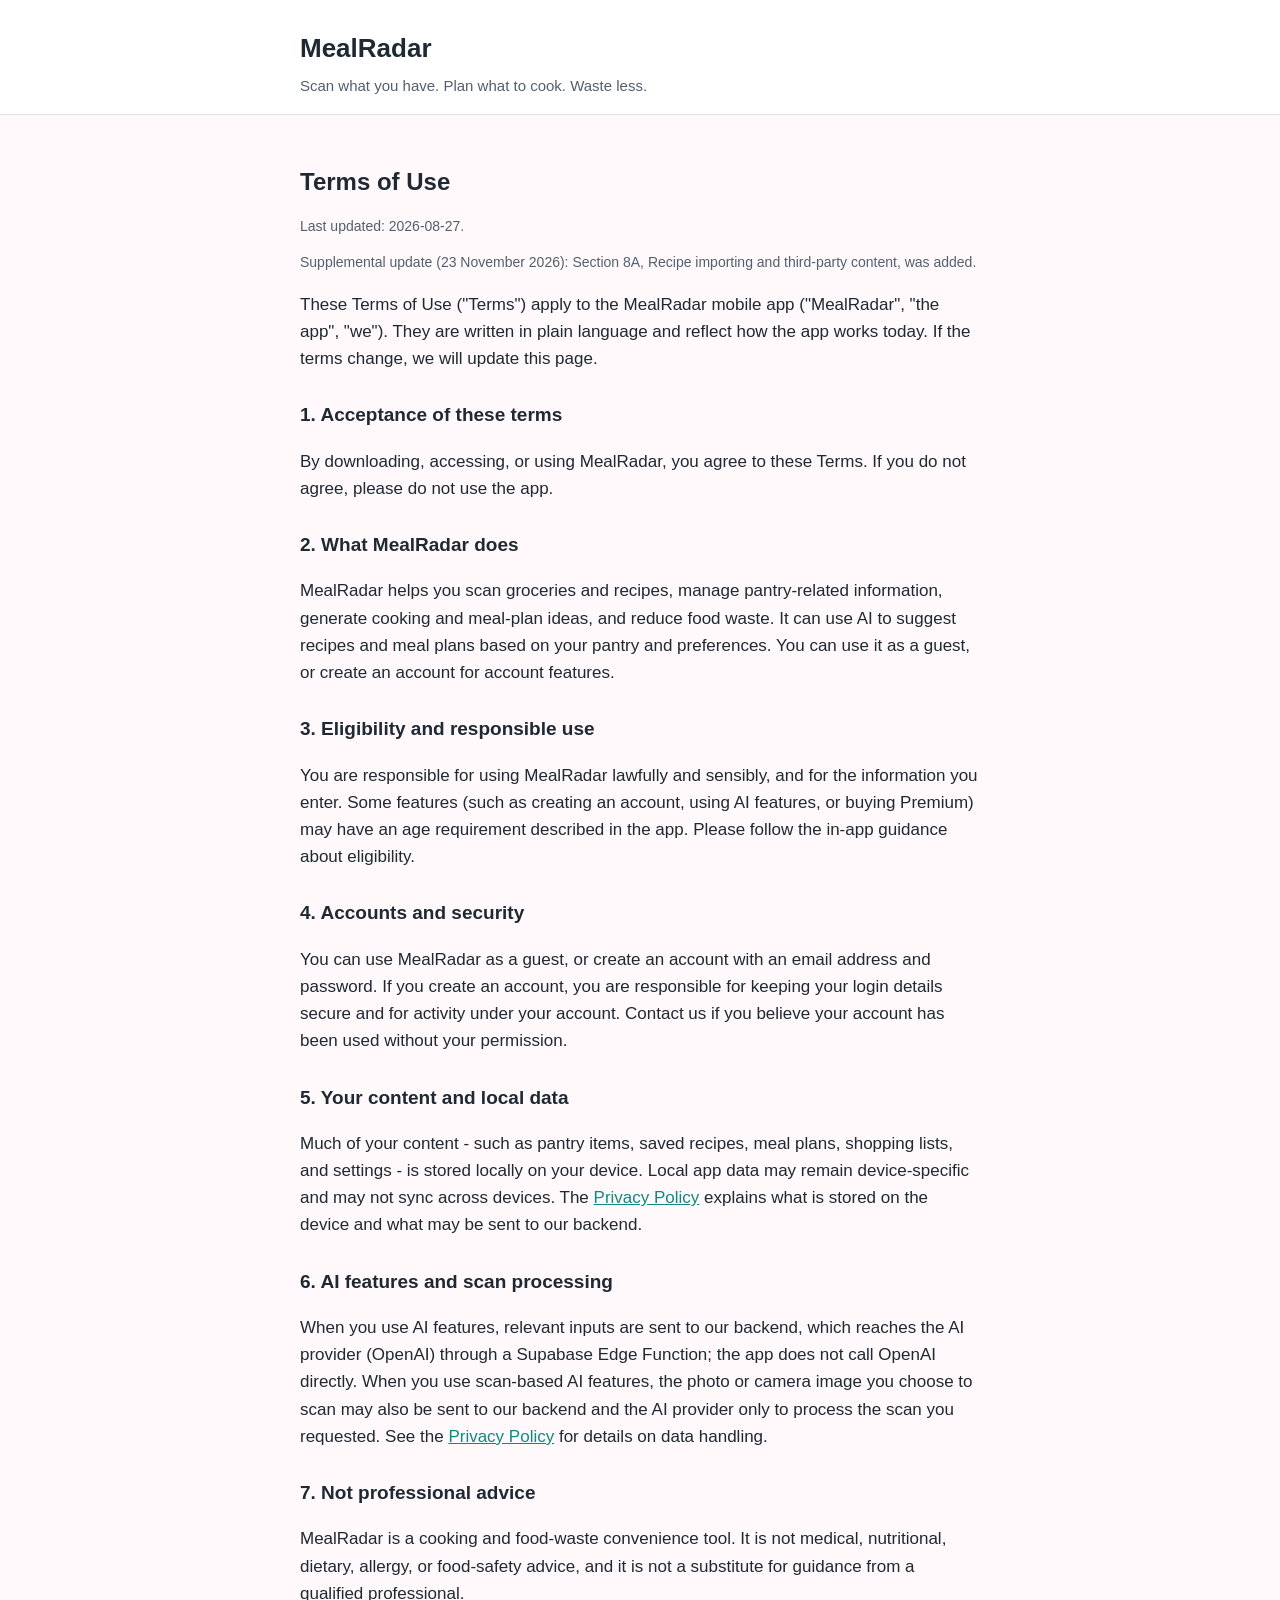
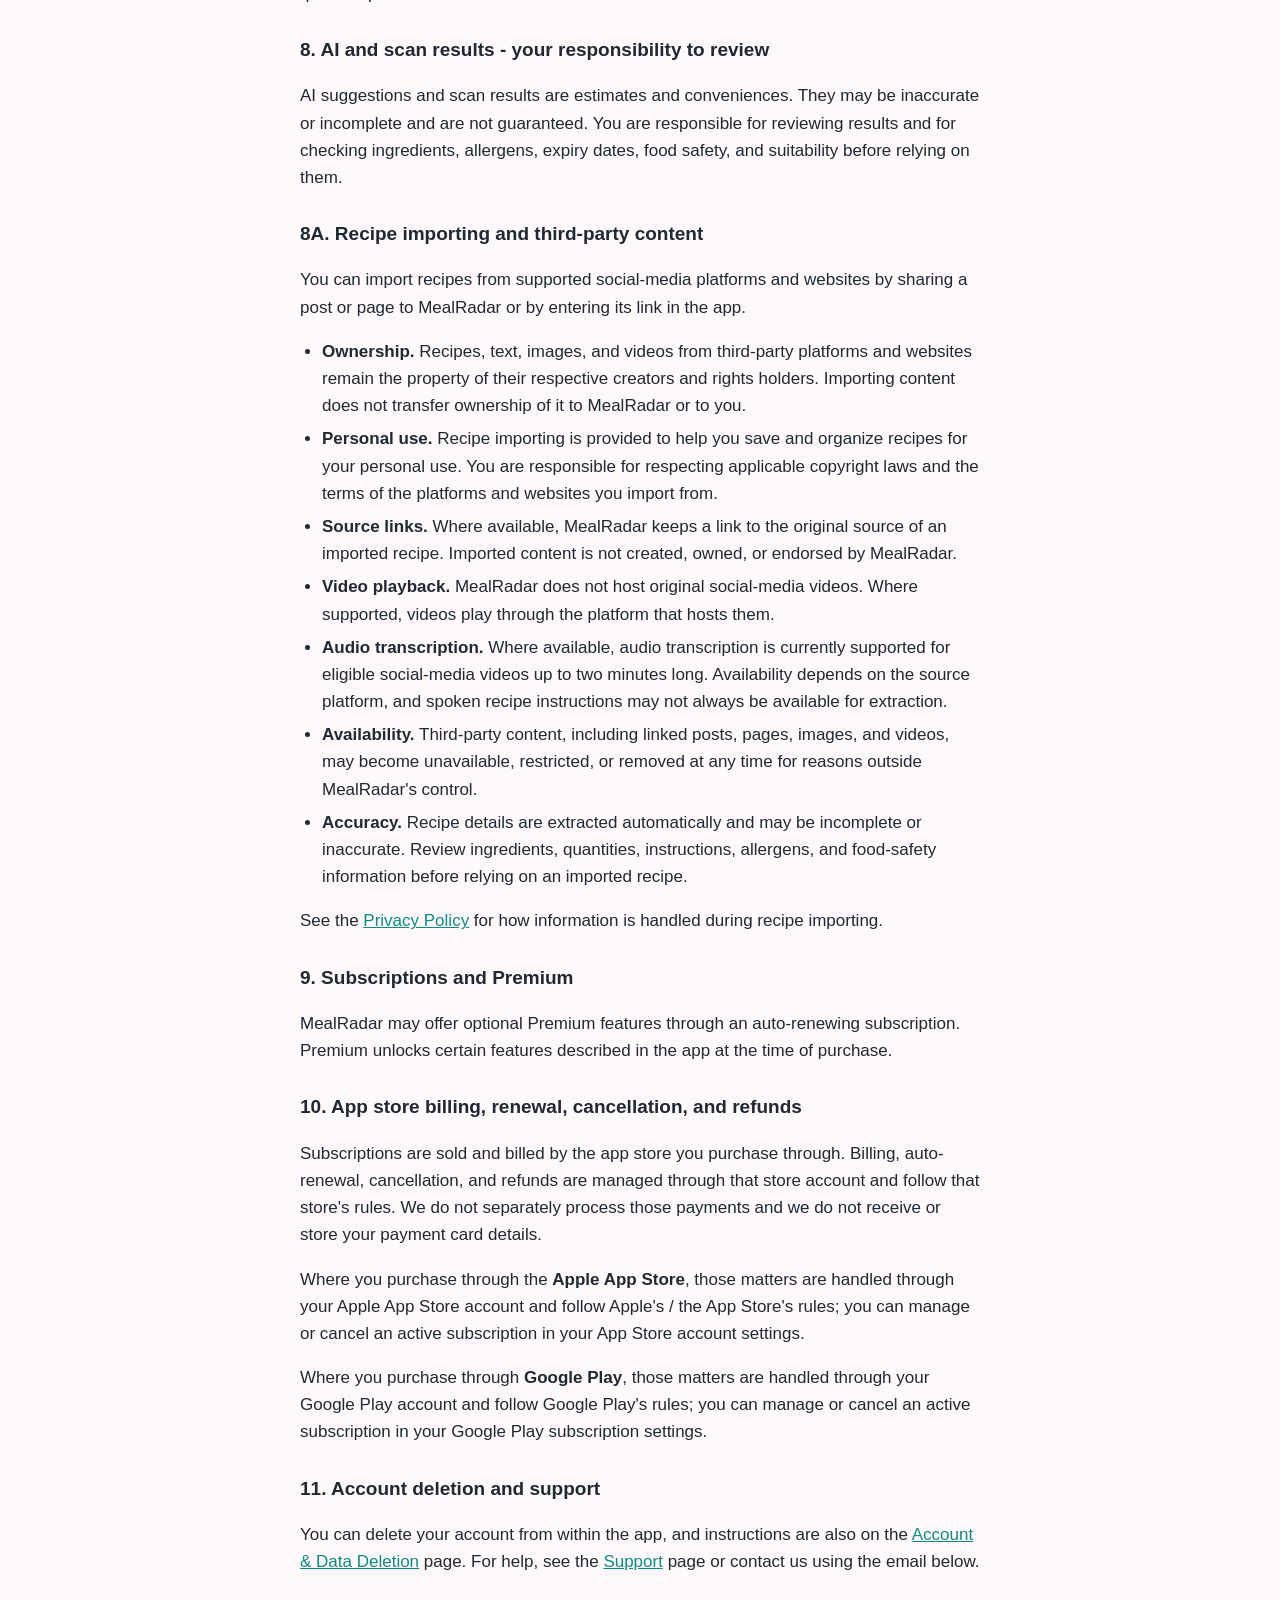
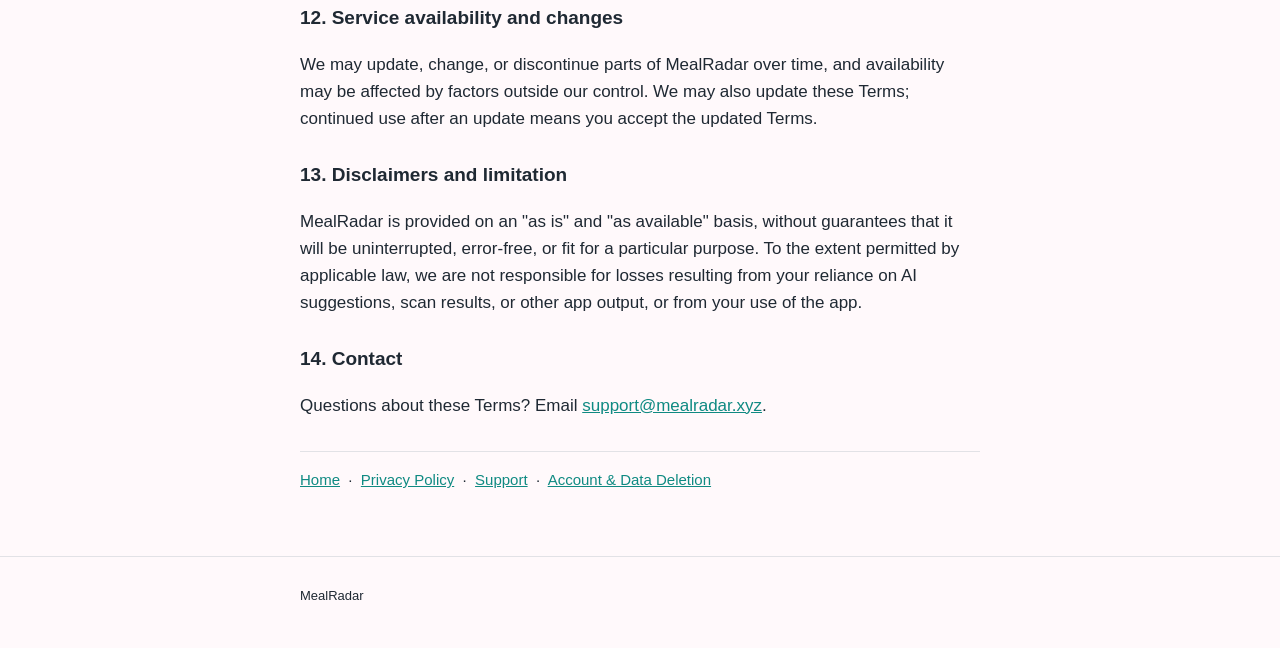
<file: terms.html>
<!DOCTYPE html>
<html lang="en">
<head>
  <meta charset="utf-8" />
  <meta name="viewport" content="width=device-width, initial-scale=1" />
  <title>MealRadar - Terms of Use</title>
  <meta name="description" content="Plain-language Terms of Use for the MealRadar app." />
  <link rel="stylesheet" href="styles.css" />
</head>
<body>
  <header class="site">
    <div class="wrap">
      <p class="brand">MealRadar</p>
      <p class="tagline">Scan what you have. Plan what to cook. Waste less.</p>
    </div>
  </header>

  <main class="wrap">
    <h1>Terms of Use</h1>
    <p class="muted small">Last updated: 2026-08-27.</p>
    <p class="muted small">Supplemental update (23 November 2026): Section 8A, Recipe importing and third-party content, was added.</p>

    <p>These Terms of Use ("Terms") apply to the MealRadar mobile app ("MealRadar",
      "the app", "we"). They are written in plain language and reflect how the app
      works today. If the terms change, we will update this page.</p>

    <h2>1. Acceptance of these terms</h2>
    <p>By downloading, accessing, or using MealRadar, you agree to these Terms. If
      you do not agree, please do not use the app.</p>

    <h2>2. What MealRadar does</h2>
    <p>MealRadar helps you scan groceries and recipes, manage pantry-related
      information, generate cooking and meal-plan ideas, and reduce food waste. It
      can use AI to suggest recipes and meal plans based on your pantry and
      preferences. You can use it as a guest, or create an account for account
      features.</p>

    <h2>3. Eligibility and responsible use</h2>
    <p>You are responsible for using MealRadar lawfully and sensibly, and for the
      information you enter. Some features (such as creating an account, using AI
      features, or buying Premium) may have an age requirement described in the
      app. Please follow the in-app guidance about eligibility.</p>

    <h2>4. Accounts and security</h2>
    <p>You can use MealRadar as a guest, or create an account with an email address
      and password. If you create an account, you are responsible for keeping your
      login details secure and for activity under your account. Contact us if you
      believe your account has been used without your permission.</p>

    <h2>5. Your content and local data</h2>
    <p>Much of your content - such as pantry items, saved recipes, meal plans,
      shopping lists, and settings - is stored locally on your device. Local app
      data may remain device-specific and may not sync across devices. The
      <a href="privacy.html">Privacy Policy</a> explains what is stored on the
      device and what may be sent to our backend.</p>

    <h2>6. AI features and scan processing</h2>
    <p>When you use AI features, relevant inputs are sent to our backend, which
      reaches the AI provider (OpenAI) through a Supabase Edge Function; the app
      does not call OpenAI directly. When you use scan-based AI features, the photo
      or camera image you choose to scan may also be sent to our backend and the AI
      provider only to process the scan you requested. See the
      <a href="privacy.html">Privacy Policy</a> for details on data handling.</p>

    <h2>7. Not professional advice</h2>
    <p>MealRadar is a cooking and food-waste convenience tool. It is not medical,
      nutritional, dietary, allergy, or food-safety advice, and it is not a
      substitute for guidance from a qualified professional.</p>

    <h2>8. AI and scan results - your responsibility to review</h2>
    <p>AI suggestions and scan results are estimates and conveniences. They may be
      inaccurate or incomplete and are not guaranteed. You are responsible for
      reviewing results and for checking ingredients, allergens, expiry dates, food
      safety, and suitability before relying on them.</p>

    <h2>8A. Recipe importing and third-party content</h2>
    <p>You can import recipes from supported social-media platforms and websites
      by sharing a post or page to MealRadar or by entering its link in the app.</p>
    <ul>
      <li><strong>Ownership.</strong> Recipes, text, images, and videos from
        third-party platforms and websites remain the property of their
        respective creators and rights holders. Importing content does not
        transfer ownership of it to MealRadar or to you.</li>
      <li><strong>Personal use.</strong> Recipe importing is provided to help you
        save and organize recipes for your personal use. You are responsible for
        respecting applicable copyright laws and the terms of the platforms and
        websites you import from.</li>
      <li><strong>Source links.</strong> Where available, MealRadar keeps a link
        to the original source of an imported recipe. Imported content is not
        created, owned, or endorsed by MealRadar.</li>
      <li><strong>Video playback.</strong> MealRadar does not host original
        social-media videos. Where supported, videos play through the platform
        that hosts them.</li>
      <li><strong>Audio transcription.</strong> Where available, audio transcription is currently supported for eligible social-media videos up to two minutes long. Availability depends on the source platform, and spoken recipe instructions may not always be available for extraction.</li>
      <li><strong>Availability.</strong> Third-party content, including linked
        posts, pages, images, and videos, may become unavailable, restricted, or
        removed at any time for reasons outside MealRadar's control.</li>
      <li><strong>Accuracy.</strong> Recipe details are extracted automatically
        and may be incomplete or inaccurate. Review ingredients, quantities,
        instructions, allergens, and food-safety information before relying on
        an imported recipe.</li>
    </ul>
    <p>See the <a href="privacy.html">Privacy Policy</a> for how information is
      handled during recipe importing.</p>

    <h2>9. Subscriptions and Premium</h2>
    <p>MealRadar may offer optional Premium features through an auto-renewing
      subscription. Premium unlocks certain features described in the app at the
      time of purchase.</p>

    <h2>10. App store billing, renewal, cancellation, and refunds</h2>
    <p>Subscriptions are sold and billed by the app store you purchase through.
      Billing, auto-renewal, cancellation, and refunds are managed through that
      store account and follow that store's rules. We do not separately process
      those payments and we do not receive or store your payment card details.</p>
    <p>Where you purchase through the <strong>Apple App Store</strong>, those
      matters are handled through your Apple App Store account and follow
      Apple's / the App Store's rules; you can manage or cancel an active
      subscription in your App Store account settings.</p>
    <p>Where you purchase through <strong>Google Play</strong>, those matters are
      handled through your Google Play account and follow Google Play's rules;
      you can manage or cancel an active subscription in your Google Play
      subscription settings.</p>

    <h2>11. Account deletion and support</h2>
    <p>You can delete your account from within the app, and instructions are also on
      the <a href="delete-account.html">Account &amp; Data Deletion</a> page. For
      help, see the <a href="support.html">Support</a> page or contact us using the
      email below.</p>

    <h2>12. Service availability and changes</h2>
    <p>We may update, change, or discontinue parts of MealRadar over time, and
      availability may be affected by factors outside our control. We may also
      update these Terms; continued use after an update means you accept the updated
      Terms.</p>

    <h2>13. Disclaimers and limitation</h2>
    <p>MealRadar is provided on an "as is" and "as available" basis, without
      guarantees that it will be uninterrupted, error-free, or fit for a particular
      purpose. To the extent permitted by applicable law, we are not responsible for
      losses resulting from your reliance on AI suggestions, scan results, or other
      app output, or from your use of the app.</p>

    <h2>14. Contact</h2>
    <p>Questions about these Terms? Email
      <a href="mailto:support@mealradar.xyz">support@mealradar.xyz</a>.</p>

    <div class="backlinks">
      <a href="index.html">Home</a> &nbsp;&middot;&nbsp;
      <a href="privacy.html">Privacy Policy</a> &nbsp;&middot;&nbsp;
      <a href="support.html">Support</a> &nbsp;&middot;&nbsp;
      <a href="delete-account.html">Account &amp; Data Deletion</a>
    </div>
  </main>

  <footer class="site">
    <div class="wrap">
      <p>MealRadar</p>
    </div>
  </footer>
</body>
</html>
</file>
<file: styles.css>
/* MealRadar legal/support static styles. No external fonts, CDNs, or scripts. */
:root {
  --bg: #fff9fb;
  --surface: #ffffff;
  --text: #1f2933;
  --muted: #52606d;
  --accent: #0f8a82; /* teal — meets contrast on white */
  --border: #e2e2e6;
  --maxw: 720px;
}

* { box-sizing: border-box; }

html { -webkit-text-size-adjust: 100%; }

body {
  margin: 0;
  background: var(--bg);
  color: var(--text);
  font-family: -apple-system, BlinkMacSystemFont, "Segoe UI", Roboto, Helvetica, Arial, sans-serif;
  line-height: 1.6;
  font-size: 17px;
}

.wrap {
  max-width: var(--maxw);
  margin: 0 auto;
  padding: 24px 20px 64px;
}

header.site {
  border-bottom: 1px solid var(--border);
  background: var(--surface);
}

header.site .wrap {
  padding-bottom: 16px;
  padding-top: 28px;
}

.brand {
  font-size: 26px;
  font-weight: 800;
  margin: 0;
  color: var(--text);
}

.tagline {
  margin: 4px 0 0;
  color: var(--muted);
  font-size: 15px;
}

h1 { font-size: 24px; margin: 24px 0 8px; }
h2 { font-size: 19px; margin: 28px 0 8px; }
p, li { color: var(--text); }
.muted { color: var(--muted); }
.small { font-size: 14px; }

a { color: var(--accent); }
a:focus-visible { outline: 3px solid var(--accent); outline-offset: 2px; border-radius: 4px; }

ul { padding-left: 22px; }
li { margin-bottom: 6px; }

.card {
  background: var(--surface);
  border: 1px solid var(--border);
  border-radius: 14px;
  padding: 18px 18px;
  margin: 14px 0;
}

.nav-links {
  list-style: none;
  padding: 0;
  margin: 16px 0 0;
  display: flex;
  flex-wrap: wrap;
  gap: 12px;
}

.nav-links a {
  display: inline-block;
  padding: 12px 16px;
  border: 1px solid var(--border);
  border-radius: 12px;
  background: var(--surface);
  text-decoration: none;
  font-weight: 700;
  min-height: 44px;
}

.todo {
  background: #fff4e5;
  border: 1px solid #f0c27a;
  color: #6b4a16;
  border-radius: 10px;
  padding: 10px 14px;
  font-size: 14px;
}

.backlinks {
  margin-top: 32px;
  padding-top: 16px;
  border-top: 1px solid var(--border);
  font-size: 15px;
}

footer.site {
  border-top: 1px solid var(--border);
  color: var(--muted);
  font-size: 13px;
}

footer.site .wrap { padding-top: 16px; padding-bottom: 28px; }

@media (max-width: 480px) {
  body { font-size: 16px; }
  .brand { font-size: 22px; }
}
</file>
